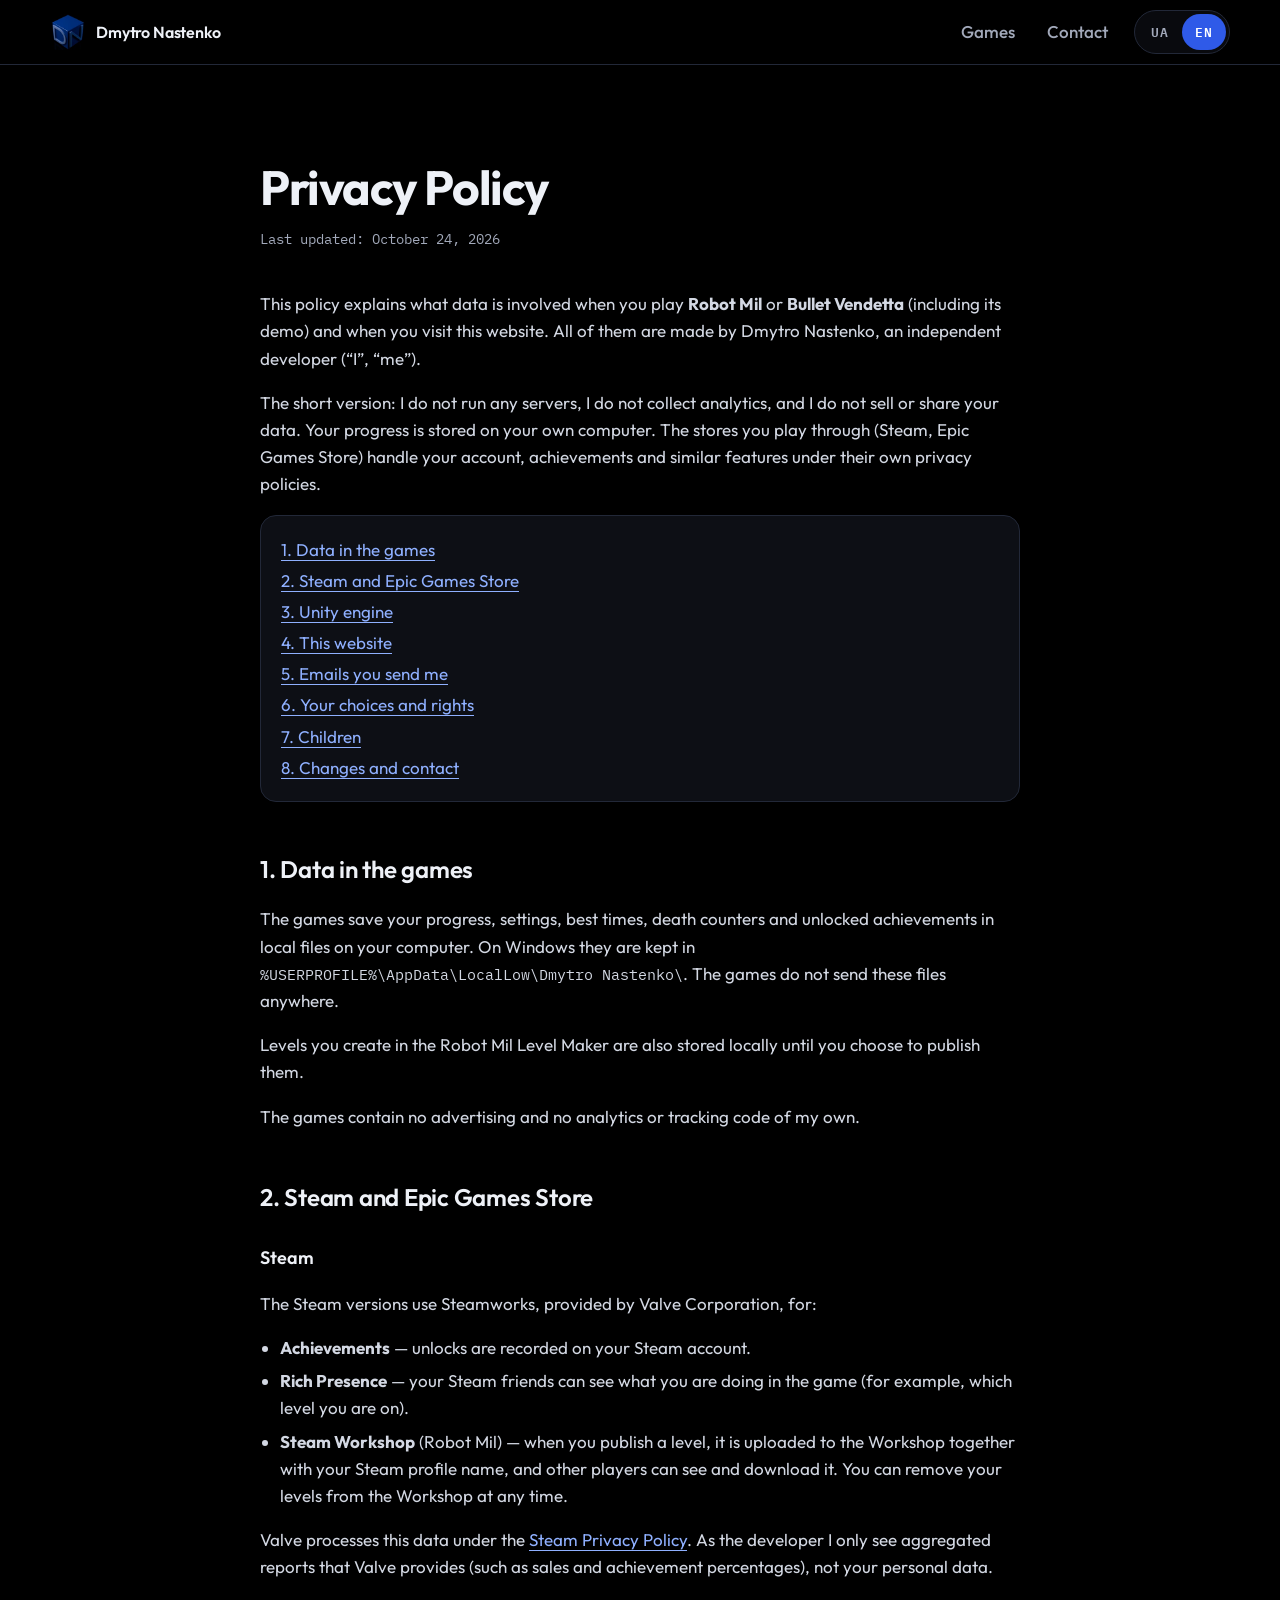
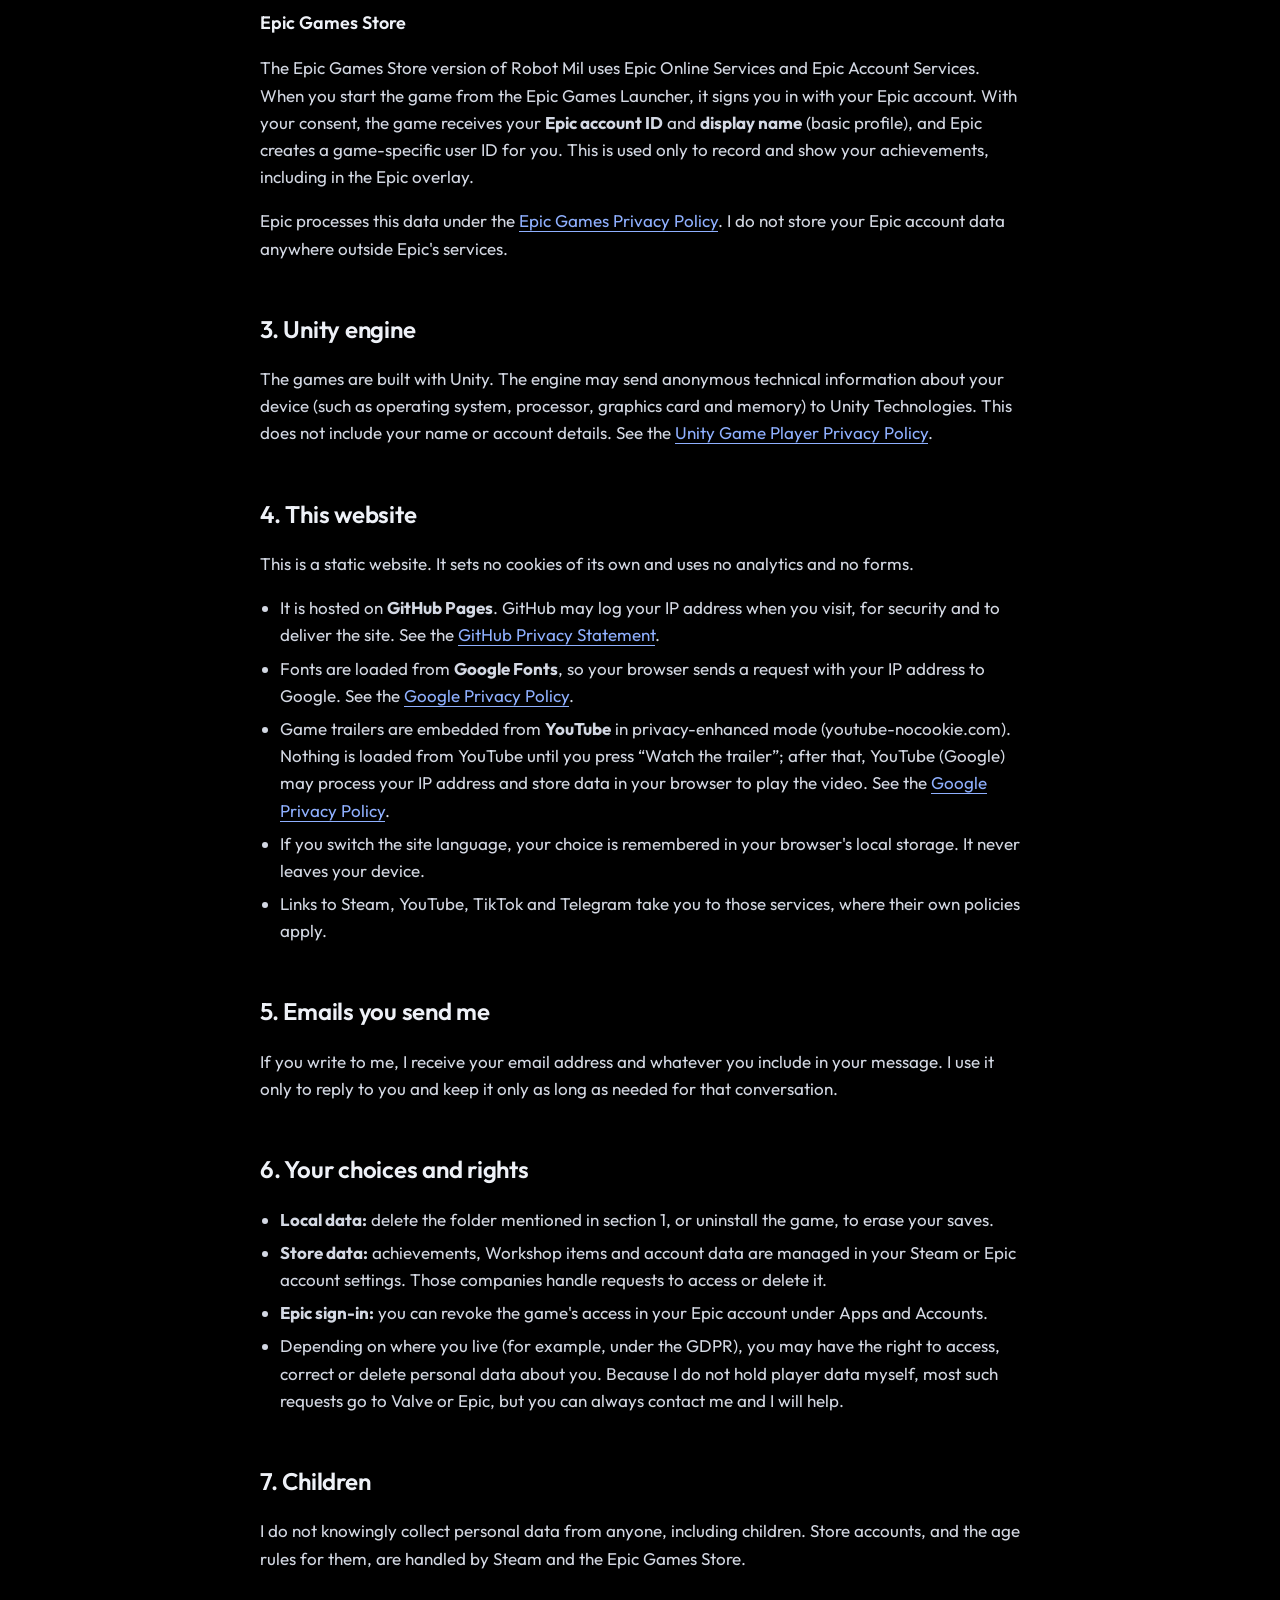
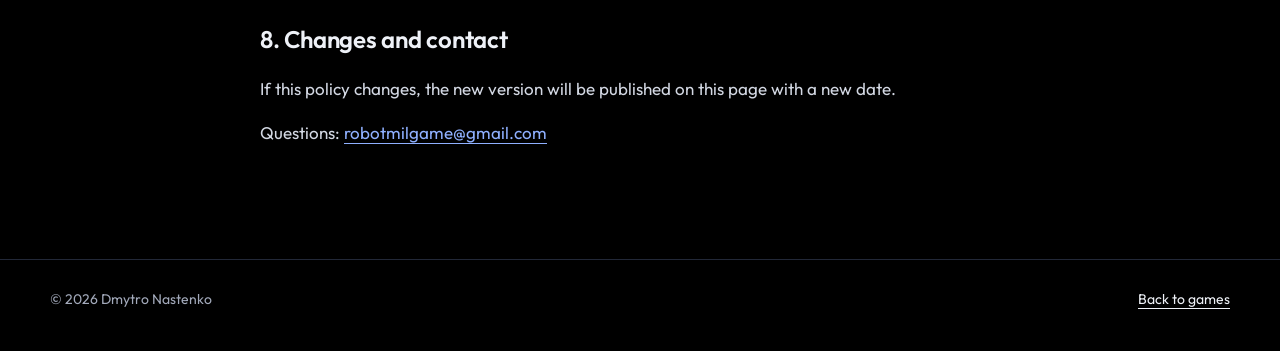
<file: privacy.html>
<!doctype html>
<html lang="en">
<head>
  <meta charset="utf-8">
  <meta name="viewport" content="width=device-width, initial-scale=1">
  <title data-i18n="meta.privacyTitle">Privacy Policy — Dmytro Nastenko</title>
  <meta name="description" data-i18n-attr="content:meta.privacyDescription" content="Privacy policy for the games Robot Mil and Bullet Vendetta and for this website.">
  <meta name="theme-color" content="#000000">
  <link rel="icon" href="assets/img/favicon.ico" sizes="any">
  <link rel="icon" href="assets/img/favicon-32.png" type="image/png" sizes="32x32">
  <link rel="apple-touch-icon" href="assets/img/apple-touch-icon.png">
  <link rel="preconnect" href="https://fonts.googleapis.com">
  <link rel="preconnect" href="https://fonts.gstatic.com" crossorigin>
  <link rel="stylesheet" href="https://fonts.googleapis.com/css2?family=IBM+Plex+Mono:wght@400;500&family=Manrope:wght@400;500;600;700&family=Outfit:wght@400;500;600;700&display=swap">
  <link rel="stylesheet" href="assets/css/site.css?v=4cdfe300">
  <script>
    document.documentElement.classList.add("js");
    (function () {
      var lang = null;
      try { lang = localStorage.getItem("lang"); } catch (e) {}
      if (lang !== "uk" && lang !== "en") {
        var prefs = navigator.languages || [navigator.language || ""];
        lang = prefs.some(function (l) { return /^uk\b/i.test(l); }) ? "uk" : "en";
      }
      document.documentElement.lang = lang;
      if (lang !== "en") {
        document.documentElement.classList.add("i18n-pending");
        setTimeout(function () { document.documentElement.classList.remove("i18n-pending"); }, 1500);
      }
    })();
  </script>
  <script src="assets/js/i18n.js?v=7f7d8184" defer></script>
</head>
<body>
  <a class="skip" href="#main" data-i18n="skip">Skip to content</a>

  <header class="top top--static">
    <div class="wrap">
      <a class="wordmark" href="./" data-i18n-attr="aria-label:nav.home" aria-label="Dmytro Nastenko, home">
        <img src="assets/img/logo.webp" width="36" height="36" alt="">
        <span data-i18n="name">Dmytro Nastenko</span>
      </a>
      <div class="top__right">
        <nav data-i18n-attr="aria-label:nav.label" aria-label="Main">
          <ul class="nav">
            <li><a href="./#robot-mil" data-i18n="nav.games">Games</a></li>
            <li><a href="./#contact" data-i18n="nav.contact">Contact</a></li>
          </ul>
        </nav>
        <div class="lang" role="group" data-i18n-attr="aria-label:lang.label" aria-label="Language">
          <button type="button" data-lang="uk" lang="uk" aria-pressed="false">UA</button>
          <button type="button" data-lang="en" lang="en" aria-pressed="true">EN</button>
        </div>
      </div>
    </div>
  </header>

  <main id="main" class="legal">
    <!-- English -->
    <article class="wrap" data-lang-block="en" lang="en">
      <h1>Privacy Policy</h1>
      <p class="updated">Last updated: October 24, 2026</p>

      <p>This policy explains what data is involved when you play <strong>Robot Mil</strong> or <strong>Bullet Vendetta</strong> (including its demo) and when you visit this website. All of them are made by Dmytro Nastenko, an independent developer (“I”, “me”).</p>
      <p>The short version: I do not run any servers, I do not collect analytics, and I do not sell or share your data. Your progress is stored on your own computer. The stores you play through (Steam, Epic Games Store) handle your account, achievements and similar features under their own privacy policies.</p>

      <nav aria-label="On this page">
        <ul class="toc">
          <li><a href="#games">1. Data in the games</a></li>
          <li><a href="#stores">2. Steam and Epic Games Store</a></li>
          <li><a href="#engine">3. Unity engine</a></li>
          <li><a href="#website">4. This website</a></li>
          <li><a href="#contact-me">5. Emails you send me</a></li>
          <li><a href="#rights">6. Your choices and rights</a></li>
          <li><a href="#children">7. Children</a></li>
          <li><a href="#changes">8. Changes and contact</a></li>
        </ul>
      </nav>

      <h2 id="games">1. Data in the games</h2>
      <p>The games save your progress, settings, best times, death counters and unlocked achievements in local files on your computer. On Windows they are kept in <code>%USERPROFILE%\AppData\LocalLow\Dmytro Nastenko\</code>. The games do not send these files anywhere.</p>
      <p>Levels you create in the Robot Mil Level Maker are also stored locally until you choose to publish them.</p>
      <p>The games contain no advertising and no analytics or tracking code of my own.</p>

      <h2 id="stores">2. Steam and Epic Games Store</h2>

      <h3>Steam</h3>
      <p>The Steam versions use Steamworks, provided by Valve Corporation, for:</p>
      <ul>
        <li><strong>Achievements</strong> — unlocks are recorded on your Steam account.</li>
        <li><strong>Rich Presence</strong> — your Steam friends can see what you are doing in the game (for example, which level you are on).</li>
        <li><strong>Steam Workshop</strong> (Robot Mil) — when you publish a level, it is uploaded to the Workshop together with your Steam profile name, and other players can see and download it. You can remove your levels from the Workshop at any time.</li>
      </ul>
      <p>Valve processes this data under the <a href="https://store.steampowered.com/privacy_agreement/" rel="noopener">Steam Privacy Policy</a>. As the developer I only see aggregated reports that Valve provides (such as sales and achievement percentages), not your personal data.</p>

      <h3>Epic Games Store</h3>
      <p>The Epic Games Store version of Robot Mil uses Epic Online Services and Epic Account Services. When you start the game from the Epic Games Launcher, it signs you in with your Epic account. With your consent, the game receives your <strong>Epic account ID</strong> and <strong>display name</strong> (basic profile), and Epic creates a game-specific user ID for you. This is used only to record and show your achievements, including in the Epic overlay.</p>
      <p>Epic processes this data under the <a href="https://www.epicgames.com/site/privacypolicy" rel="noopener">Epic Games Privacy Policy</a>. I do not store your Epic account data anywhere outside Epic's services.</p>

      <h2 id="engine">3. Unity engine</h2>
      <p>The games are built with Unity. The engine may send anonymous technical information about your device (such as operating system, processor, graphics card and memory) to Unity Technologies. This does not include your name or account details. See the <a href="https://unity.com/legal/game-player-and-app-user-privacy-policy" rel="noopener">Unity Game Player Privacy Policy</a>.</p>

      <h2 id="website">4. This website</h2>
      <p>This is a static website. It sets no cookies of its own and uses no analytics and no forms.</p>
      <ul>
        <li>It is hosted on <strong>GitHub Pages</strong>. GitHub may log your IP address when you visit, for security and to deliver the site. See the <a href="https://docs.github.com/en/site-policy/privacy-policies/github-general-privacy-statement" rel="noopener">GitHub Privacy Statement</a>.</li>
        <li>Fonts are loaded from <strong>Google Fonts</strong>, so your browser sends a request with your IP address to Google. See the <a href="https://policies.google.com/privacy" rel="noopener">Google Privacy Policy</a>.</li>
        <li>Game trailers are embedded from <strong>YouTube</strong> in privacy-enhanced mode (youtube-nocookie.com). Nothing is loaded from YouTube until you press “Watch the trailer”; after that, YouTube (Google) may process your IP address and store data in your browser to play the video. See the <a href="https://policies.google.com/privacy" rel="noopener">Google Privacy Policy</a>.</li>
        <li>If you switch the site language, your choice is remembered in your browser's local storage. It never leaves your device.</li>
        <li>Links to Steam, YouTube, TikTok and Telegram take you to those services, where their own policies apply.</li>
      </ul>

      <h2 id="contact-me">5. Emails you send me</h2>
      <p>If you write to me, I receive your email address and whatever you include in your message. I use it only to reply to you and keep it only as long as needed for that conversation.</p>

      <h2 id="rights">6. Your choices and rights</h2>
      <ul>
        <li><strong>Local data:</strong> delete the folder mentioned in section 1, or uninstall the game, to erase your saves.</li>
        <li><strong>Store data:</strong> achievements, Workshop items and account data are managed in your Steam or Epic account settings. Those companies handle requests to access or delete it.</li>
        <li><strong>Epic sign-in:</strong> you can revoke the game's access in your Epic account under Apps and Accounts.</li>
        <li>Depending on where you live (for example, under the GDPR), you may have the right to access, correct or delete personal data about you. Because I do not hold player data myself, most such requests go to Valve or Epic, but you can always contact me and I will help.</li>
      </ul>

      <h2 id="children">7. Children</h2>
      <p>I do not knowingly collect personal data from anyone, including children. Store accounts, and the age rules for them, are handled by Steam and the Epic Games Store.</p>

      <h2 id="changes">8. Changes and contact</h2>
      <p>If this policy changes, the new version will be published on this page with a new date.</p>
      <p>Questions: <a href="mailto:robotmilgame@gmail.com">robotmilgame@gmail.com</a></p>
    </article>

    <!-- Українська -->
    <article class="wrap" data-lang-block="uk" lang="uk">
      <h1>Політика конфіденційності</h1>
      <p class="updated">Оновлено: 24 жовтня 2026 року</p>

      <p>Ця політика пояснює, які дані задіяні, коли ви граєте в <strong>Robot Mil</strong> чи <strong>Bullet Vendetta</strong> (зокрема в її демоверсію) і коли відвідуєте цей сайт. Усе це створює Дмитро Настенко, незалежний розробник («я»).</p>
      <p>Коротко: я не маю власних серверів, не збираю аналітику і не продаю та не передаю ваші дані. Ваш прогрес зберігається на вашому комп'ютері. Магазини, через які ви граєте (Steam, Epic Games Store), обробляють ваш акаунт, досягнення та подібні функції згідно з власними політиками конфіденційності.</p>

      <nav aria-label="На цій сторінці">
        <ul class="toc">
          <li><a href="#games-uk">1. Дані в іграх</a></li>
          <li><a href="#stores-uk">2. Steam та Epic Games Store</a></li>
          <li><a href="#engine-uk">3. Рушій Unity</a></li>
          <li><a href="#website-uk">4. Цей сайт</a></li>
          <li><a href="#contact-me-uk">5. Листи, які ви мені надсилаєте</a></li>
          <li><a href="#rights-uk">6. Ваш вибір і права</a></li>
          <li><a href="#children-uk">7. Діти</a></li>
          <li><a href="#changes-uk">8. Зміни та контакти</a></li>
        </ul>
      </nav>

      <h2 id="games-uk">1. Дані в іграх</h2>
      <p>Ігри зберігають ваш прогрес, налаштування, найкращий час, лічильники смертей і відкриті досягнення в локальних файлах на вашому комп'ютері. У Windows вони лежать у <code>%USERPROFILE%\AppData\LocalLow\Dmytro Nastenko\</code>. Ігри нікуди не надсилають ці файли.</p>
      <p>Рівні, які ви створюєте в редакторі рівнів Robot Mil, також зберігаються локально, доки ви самі не вирішите їх опублікувати.</p>
      <p>В іграх немає реклами і немає власного коду аналітики чи стеження.</p>

      <h2 id="stores-uk">2. Steam та Epic Games Store</h2>

      <h3>Steam</h3>
      <p>Версії для Steam використовують Steamworks від Valve Corporation для:</p>
      <ul>
        <li><strong>Досягнень</strong> — відкриті досягнення записуються у ваш акаунт Steam.</li>
        <li><strong>Rich Presence</strong> — ваші друзі в Steam бачать, що ви робите в грі (наприклад, на якому ви рівні).</li>
        <li><strong>Steam Workshop</strong> (Robot Mil) — коли ви публікуєте рівень, він завантажується в Workshop разом з іменем вашого профілю Steam, і інші гравці можуть його бачити та завантажувати. Ви можете будь-коли прибрати свої рівні з Workshop.</li>
      </ul>
      <p>Valve обробляє ці дані згідно з <a href="https://store.steampowered.com/privacy_agreement/" rel="noopener">Політикою конфіденційності Steam</a>. Як розробник я бачу лише узагальнені звіти, які надає Valve (наприклад, продажі та відсотки отримання досягнень), а не ваші персональні дані.</p>

      <h3>Epic Games Store</h3>
      <p>Версія Robot Mil для Epic Games Store використовує Epic Online Services та Epic Account Services. Коли ви запускаєте гру з Epic Games Launcher, вона входить у ваш акаунт Epic. За вашою згодою гра отримує ваш <strong>ID акаунта Epic</strong> та <strong>відображуване ім'я</strong> (базовий профіль), а Epic створює для вас окремий ідентифікатор користувача гри. Це використовується лише для запису й показу ваших досягнень, зокрема в оверлеї Epic.</p>
      <p>Epic обробляє ці дані згідно з <a href="https://www.epicgames.com/site/privacypolicy" rel="noopener">Політикою конфіденційності Epic Games</a>. Я ніде не зберігаю дані вашого акаунта Epic поза сервісами Epic.</p>

      <h2 id="engine-uk">3. Рушій Unity</h2>
      <p>Ігри створені на Unity. Рушій може надсилати Unity Technologies анонімну технічну інформацію про ваш пристрій (наприклад, операційну систему, процесор, відеокарту та обсяг пам'яті). Вона не містить вашого імені чи даних акаунта. Докладніше — у <a href="https://unity.com/legal/game-player-and-app-user-privacy-policy" rel="noopener">Політиці конфіденційності Unity для гравців</a>.</p>

      <h2 id="website-uk">4. Цей сайт</h2>
      <p>Це статичний сайт. Він не встановлює власних cookie, не використовує аналітику і не має форм.</p>
      <ul>
        <li>Сайт розміщено на <strong>GitHub Pages</strong>. GitHub може записувати вашу IP-адресу під час відвідування — для безпеки та доставки сайту. Див. <a href="https://docs.github.com/en/site-policy/privacy-policies/github-general-privacy-statement" rel="noopener">Заяву про конфіденційність GitHub</a>.</li>
        <li>Шрифти завантажуються з <strong>Google Fonts</strong>, тож ваш браузер надсилає Google запит із вашою IP-адресою. Див. <a href="https://policies.google.com/privacy" rel="noopener">Політику конфіденційності Google</a>.</li>
        <li>Трейлери ігор вбудовано з <strong>YouTube</strong> у режимі підвищеної конфіденційності (youtube-nocookie.com). З YouTube нічого не завантажується, доки ви не натиснете «Дивитися трейлер»; після цього YouTube (Google) може обробляти вашу IP-адресу та зберігати дані у вашому браузері для відтворення відео. Див. <a href="https://policies.google.com/privacy" rel="noopener">Політику конфіденційності Google</a>.</li>
        <li>Якщо ви перемикаєте мову сайту, ваш вибір запам'ятовується в локальному сховищі браузера. Він нікуди не передається.</li>
        <li>Посилання на Steam, YouTube, TikTok і Telegram ведуть на ці сервіси, де діють їхні власні політики.</li>
      </ul>

      <h2 id="contact-me-uk">5. Листи, які ви мені надсилаєте</h2>
      <p>Якщо ви мені пишете, я отримую вашу адресу електронної пошти та все, що ви вкажете в листі. Я використовую це лише для відповіді вам і зберігаю лише стільки, скільки потрібно для цього листування.</p>

      <h2 id="rights-uk">6. Ваш вибір і права</h2>
      <ul>
        <li><strong>Локальні дані:</strong> щоб стерти збереження, видаліть теку, вказану в розділі 1, або видаліть гру.</li>
        <li><strong>Дані магазинів:</strong> досягнення, предмети Workshop і дані акаунта керуються в налаштуваннях вашого акаунта Steam чи Epic. Запити на доступ до них чи їх видалення обробляють ці компанії.</li>
        <li><strong>Вхід через Epic:</strong> ви можете відкликати доступ гри у своєму акаунті Epic у розділі «Програми та облікові записи» (Apps and Accounts).</li>
        <li>Залежно від того, де ви живете (наприклад, згідно з GDPR), ви можете мати право на доступ до своїх персональних даних, їх виправлення чи видалення. Оскільки я сам не зберігаю даних гравців, більшість таких запитів стосуються Valve чи Epic, але ви завжди можете звернутися до мене, і я допоможу.</li>
      </ul>

      <h2 id="children-uk">7. Діти</h2>
      <p>Я свідомо не збираю персональних даних ні від кого, зокрема від дітей. Акаунтами в магазинах і віковими правилами для них опікуються Steam та Epic Games Store.</p>

      <h2 id="changes-uk">8. Зміни та контакти</h2>
      <p>Якщо ця політика зміниться, нову версію буде опубліковано на цій сторінці з новою датою.</p>
      <p>Питання: <a href="mailto:robotmilgame@gmail.com">robotmilgame@gmail.com</a></p>
    </article>
  </main>

  <footer class="foot">
    <div class="wrap">
      <span>© 2026 <span data-i18n="name">Dmytro Nastenko</span></span>
      <a href="./" data-i18n="foot.back">Back to games</a>
    </div>
  </footer>
</body>
</html>
</file>
<file: assets/css/site.css>
:root {
  --bg: #000;
  --surface: #0d0f15;
  --surface-2: #141824;
  --line: #222838;
  --text: #eef1f7;
  --muted: #a2a9ba;
  --focus: #8fb0ff;

  /* Studio blue, taken from the DN cube */
  --brand: #2f5ae8;
  --brand-deep: #002e7d;
  --brand-soft: #8fb0ff;

  --rm: #3f51e8;
  --rm-soft: #8f9bff;
  --bv: #d8331f;
  --bv-soft: #f2a23a;

  /* Outfit has no Cyrillic; Manrope takes over for Ukrainian text. */
  --display: "Outfit", "Manrope", system-ui, -apple-system, "Segoe UI", sans-serif;
  --sans: "Outfit", "Manrope", system-ui, -apple-system, "Segoe UI", sans-serif;
  --mono: "IBM Plex Mono", ui-monospace, "Cascadia Mono", monospace;

  --radius: 16px;
  --radius-sm: 10px;
  --wrap: 1180px;
  --gutter: clamp(16px, 4vw, 40px);
  --ease: cubic-bezier(0.2, 0.7, 0.2, 1);
}

*,
*::before,
*::after {
  box-sizing: border-box;
}

body {
  margin: 0;
  background: var(--bg);
  color: var(--text);
  font: 400 1.0625rem/1.6 var(--sans);
  -webkit-font-smoothing: antialiased;
}

img {
  display: block;
  max-width: 100%;
  height: auto;
}

a {
  color: inherit;
}

:focus-visible {
  outline: 3px solid var(--focus);
  outline-offset: 3px;
  border-radius: 4px;
}

.wrap {
  width: min(100% - 2 * var(--gutter), var(--wrap));
  margin-inline: auto;
}

.skip {
  position: absolute;
  left: 8px;
  top: -60px;
  z-index: 50;
  padding: 10px 14px;
  border-radius: var(--radius-sm);
  background: var(--focus);
  color: #000;
  font-weight: 600;
  text-decoration: none;
}

.skip:focus {
  top: 8px;
}

/* ---------- Header ---------- */

.top {
  position: fixed;
  inset: 0 0 auto;
  z-index: 20;
  background: rgb(0 0 0 / 0.55);
  backdrop-filter: blur(12px);
  -webkit-backdrop-filter: blur(12px);
  border-bottom: 1px solid rgb(255 255 255 / 0.06);
}

.top--static {
  position: static;
  background: transparent;
  backdrop-filter: none;
  -webkit-backdrop-filter: none;
  border-bottom-color: var(--line);
}

.top .wrap {
  display: flex;
  align-items: center;
  justify-content: space-between;
  gap: 16px;
  min-height: 64px;
}

.wordmark {
  display: inline-flex;
  align-items: center;
  gap: 10px;
  font: 600 1rem/1 var(--display);
  letter-spacing: -0.01em;
  text-decoration: none;
}

.wordmark img {
  width: 36px;
  height: 36px;
  flex: none;
  border-radius: 7px;
}

.top__right {
  display: flex;
  align-items: center;
  gap: 12px;
}

.lang {
  display: inline-flex;
  padding: 3px;
  border: 1px solid var(--line);
  border-radius: 999px;
  background: rgb(13 15 21 / 0.7);
}

.lang button {
  min-width: 44px;
  min-height: 36px;
  padding: 0 10px;
  border: 0;
  border-radius: 999px;
  background: transparent;
  color: var(--muted);
  font: 600 0.8125rem/1 var(--mono);
  letter-spacing: 0.04em;
  cursor: pointer;
  transition: color 0.2s, background-color 0.2s;
}

.lang button:hover {
  color: var(--text);
}

.lang button[aria-pressed="true"] {
  background: var(--brand);
  color: #fff;
}

/* Hide the page for a moment while Ukrainian strings are swapped in (failsafe in the inline script). */
.i18n-pending body {
  visibility: hidden;
}

/* Privacy policy: one article per language. */
html:not([lang="uk"]) [data-lang-block="uk"],
html[lang="uk"] [data-lang-block="en"] {
  display: none;
}

.nav {
  display: flex;
  gap: 4px;
  margin: 0;
  padding: 0;
  list-style: none;
}

.nav a {
  display: inline-flex;
  align-items: center;
  min-height: 44px;
  padding: 0 14px;
  border-radius: 999px;
  font-weight: 500;
  color: var(--muted);
  text-decoration: none;
  transition: color 0.2s, background-color 0.2s;
}

.nav a:hover {
  color: var(--text);
  background: rgb(255 255 255 / 0.06);
}

/* ---------- Scroll intro (DN cube) ---------- */

.intro {
  position: relative;
  height: 280vh;
  background: #000;
}

.intro__stage {
  position: sticky;
  top: 0;
  height: 100vh;
  height: 100svh;
  overflow: hidden;
}

.intro__canvas {
  position: absolute;
  inset: 0;
  width: 100%;
  height: 100%;
}

.intro__copy {
  position: absolute;
  inset: auto 0 0;
  padding-bottom: clamp(28px, 6vh, 64px);
  background: linear-gradient(to top, #000 35%, rgb(0 0 0 / 0));
  padding-top: 96px;
}

.eyebrow {
  margin: 0 0 12px;
  font: 500 0.8125rem/1.5 var(--mono);
  letter-spacing: 0.04em;
  text-transform: uppercase;
  color: var(--brand-soft);
}

.intro h1 {
  margin: 0;
  font: 700 clamp(2.5rem, 7vw, 5.5rem)/1 var(--display);
  letter-spacing: -0.035em;
}

.intro__more {
  display: grid;
  grid-template-columns: minmax(0, 1.1fr) minmax(0, 1fr);
  gap: 20px 48px;
  align-items: end;
  margin-top: 20px;
}

.intro__more p {
  max-width: 52ch;
  margin: 0;
  font-size: 1.125rem;
  color: var(--muted);
}

.games-index {
  display: grid;
  grid-template-columns: 1fr 1fr;
  gap: 10px;
  margin: 0;
  padding: 0;
  list-style: none;
}

.games-index a {
  display: block;
  height: 100%;
  padding: 14px 16px;
  border: 1px solid var(--line);
  border-radius: var(--radius-sm);
  background: rgb(13 15 21 / 0.8);
  text-decoration: none;
  transition: border-color 0.2s, background-color 0.2s;
}

.games-index a:hover {
  border-color: var(--brand);
  background: var(--surface-2);
}

.games-index strong {
  display: block;
  font-weight: 600;
}

.games-index small {
  display: block;
  font-size: 0.875rem;
  color: var(--muted);
}

.scroll-cue {
  position: absolute;
  left: 50%;
  bottom: 18px;
  display: flex;
  flex-direction: column;
  align-items: center;
  gap: 6px;
  translate: -50% 0;
  font: 500 0.75rem var(--mono);
  letter-spacing: 0.08em;
  text-transform: uppercase;
  color: var(--muted);
  transition: opacity 0.3s;
}

.scroll-cue b {
  font-weight: inherit;
}

.scroll-cue span {
  width: 1px;
  height: 28px;
  background: linear-gradient(var(--brand-soft), transparent);
}

/* Scroll states, set by intro.js. Without JS everything is simply visible. */
.js .intro__copy {
  pointer-events: none;
}

.js .intro__more {
  opacity: 0;
  translate: 0 16px;
  transition: opacity 0.5s var(--ease), translate 0.5s var(--ease);
}

.js .intro.is-revealed .intro__more {
  opacity: 1;
  translate: 0 0;
}

.js .intro.is-revealed .intro__copy {
  pointer-events: auto;
}

.intro.is-scrolled .scroll-cue {
  opacity: 0;
}

.no-js-hide {
  display: none;
}

.js .no-js-hide {
  display: flex;
}

/* ---------- Game sections ---------- */

.game {
  --accent: var(--rm);
  --accent-soft: var(--rm-soft);
  padding: clamp(64px, 9vw, 120px) 0;
  border-top: 1px solid var(--line);
  scroll-margin-top: 64px;
  background:
    radial-gradient(60% 50% at 15% 0%, rgb(63 81 232 / 0.12), transparent 70%),
    var(--bg);
}

.game--bv {
  --accent: var(--bv);
  --accent-soft: var(--bv-soft);
  background:
    radial-gradient(60% 50% at 85% 0%, rgb(216 51 31 / 0.12), transparent 70%),
    var(--bg);
}

.game__grid {
  display: grid;
  grid-template-columns: minmax(0, 1.5fr) minmax(0, 1fr);
  gap: clamp(28px, 4vw, 56px);
  align-items: center;
}

.game--bv .game__grid {
  grid-template-columns: minmax(0, 1fr) minmax(0, 1.5fr);
}

.game--bv .game__media {
  order: 2;
}

.trailer {
  position: relative;
  aspect-ratio: 16 / 9;
  overflow: hidden;
  border: 1px solid var(--line);
  border-radius: var(--radius);
  background: #000;
  box-shadow: 0 30px 80px -30px rgb(0 0 0 / 0.9);
}

.trailer img,
.trailer iframe {
  display: block;
  width: 100%;
  height: 100%;
  border: 0;
  object-fit: cover;
}

.trailer::after {
  content: "";
  position: absolute;
  inset: 0;
  background: linear-gradient(to top, rgb(0 0 0 / 0.55), transparent 55%);
  pointer-events: none;
  transition: opacity 0.2s;
}

.trailer.is-playing::after {
  display: none;
}

.trailer__play {
  position: absolute;
  inset: 0;
  z-index: 1;
  display: flex;
  align-items: flex-end;
  padding: 20px;
  border-radius: inherit;
  color: #0a0b10;
  text-decoration: none;
}

.trailer__pill {
  display: inline-flex;
  align-items: center;
  gap: 10px;
  min-height: 48px;
  padding: 0 20px 0 12px;
  border-radius: 999px;
  background: rgb(255 255 255 / 0.94);
  font-weight: 600;
  box-shadow: 0 10px 30px -10px rgb(0 0 0 / 0.8);
  transition: transform 0.2s var(--ease), background-color 0.2s;
}

.trailer__pill svg {
  width: 28px;
  height: 28px;
  padding: 6px;
  border-radius: 50%;
  background: var(--accent);
  color: #fff;
}

.trailer__play:hover .trailer__pill {
  transform: scale(1.04);
  background: #fff;
}

.trailer__play:focus-visible {
  outline-offset: -4px;
}

.trailer img {
  transition: transform 0.4s var(--ease);
}

.trailer:has(.trailer__play:hover) img {
  transform: scale(1.02);
}

.trailer__note {
  margin: 10px 0 0;
  font-size: 0.8125rem;
  color: var(--muted);
}

.tag {
  display: inline-flex;
  align-items: center;
  gap: 8px;
  margin: 0 0 16px;
  padding: 6px 12px;
  border: 1px solid var(--line);
  border-radius: 999px;
  font: 500 0.8125rem/1.4 var(--mono);
  color: var(--muted);
}

.tag::before {
  content: "";
  width: 8px;
  height: 8px;
  border-radius: 50%;
  background: var(--accent);
}

.game h2 {
  margin: 0;
  font: 700 clamp(2rem, 4.4vw, 3.25rem)/1.05 var(--display);
  letter-spacing: -0.03em;
}

.game__lede {
  margin: 18px 0 0;
  font-size: 1.125rem;
  color: #d3d8e3;
}

.facts {
  display: grid;
  grid-template-columns: max-content 1fr;
  gap: 8px 20px;
  margin: 26px 0 0;
  padding: 20px 0 0;
  border-top: 1px solid var(--line);
  font-size: 0.9375rem;
}

.facts dt {
  font-family: var(--mono);
  font-size: 0.875rem;
  color: var(--muted);
}

.facts dd {
  margin: 0;
}

.actions {
  display: flex;
  flex-wrap: wrap;
  gap: 12px;
  margin: 28px 0 0;
}

.btn {
  display: inline-flex;
  align-items: center;
  gap: 10px;
  min-height: 48px;
  padding: 0 22px;
  border: 1px solid var(--accent);
  border-radius: 999px;
  background: var(--accent);
  color: #fff;
  font-weight: 600;
  text-decoration: none;
  transition: transform 0.2s var(--ease), box-shadow 0.2s var(--ease), background-color 0.2s;
}

.btn:hover {
  transform: translateY(-2px);
  box-shadow: 0 10px 28px -10px var(--accent);
}

.btn:active {
  transform: translateY(0);
}

.btn--ghost {
  border-color: var(--line);
  background: transparent;
  color: var(--text);
}

.btn--ghost:hover {
  border-color: var(--accent);
  box-shadow: none;
}

.btn svg {
  width: 18px;
  height: 18px;
  flex: none;
}

.note {
  margin: 14px 0 0;
  font-size: 0.875rem;
  color: var(--muted);
}

.features {
  display: grid;
  grid-template-columns: repeat(3, minmax(0, 1fr));
  gap: 12px;
  margin: clamp(40px, 6vw, 64px) 0 0;
  padding: 0;
  list-style: none;
}

.features--2 {
  grid-template-columns: repeat(2, minmax(0, 1fr));
}

.features li {
  padding: 22px;
  border: 1px solid var(--line);
  border-radius: var(--radius);
  background: var(--surface);
}

.features h3 {
  display: flex;
  align-items: center;
  gap: 10px;
  margin: 0 0 6px;
  font-size: 1.0625rem;
  font-weight: 600;
}

.features h3::before {
  content: "";
  width: 6px;
  height: 18px;
  flex: none;
  border-radius: 3px;
  background: var(--accent);
}

.features p {
  margin: 0;
  font-size: 0.9375rem;
  color: var(--muted);
}

.shots {
  display: grid;
  grid-template-columns: repeat(4, minmax(0, 1fr));
  gap: 12px;
  margin: 12px 0 0;
  padding: 0;
  list-style: none;
}

.shots--3 {
  grid-template-columns: repeat(3, minmax(0, 1fr));
}

.shots img {
  width: 100%;
  aspect-ratio: 16 / 9;
  object-fit: cover;
  border: 1px solid var(--line);
  border-radius: var(--radius-sm);
}

.shot {
  display: block;
  position: relative;
  overflow: hidden;
  border-radius: var(--radius-sm);
  cursor: zoom-in;
}

.shot img {
  transition: transform 0.3s var(--ease), border-color 0.2s;
}

.shot:hover img {
  transform: scale(1.03);
  border-color: var(--accent);
}

/* ---------- Lightbox ---------- */

html:has(.lightbox[open]) {
  overflow: hidden;
}

.lightbox {
  width: 100%;
  max-width: none;
  height: 100vh;
  height: 100dvh;
  max-height: none;
  margin: 0;
  padding: 0;
  overflow: hidden;
  border: 0;
  background: transparent;
  color: var(--text);
  overscroll-behavior: contain;
}

.lightbox::backdrop {
  background: rgb(0 0 0 / 0.88);
}

.lightbox[open] {
  display: grid;
  place-items: center;
  animation: lightbox-in 0.2s var(--ease);
}

@keyframes lightbox-in {
  from {
    opacity: 0;
  }
}

.lightbox__frame {
  --pad-y: 64px;
  --pad-x: clamp(12px, 7vw, 88px);
  display: grid;
  place-items: center;
  width: 100%;
  height: 100%;
  padding: var(--pad-y) var(--pad-x);
}

.lightbox__img {
  max-width: calc(100vw - 2 * var(--pad-x));
  max-height: calc(100vh - 2 * var(--pad-y));
  max-height: calc(100dvh - 2 * var(--pad-y));
  object-fit: contain;
  border-radius: var(--radius-sm);
  box-shadow: 0 30px 80px -20px rgb(0 0 0 / 0.9);
  touch-action: pan-y;
  user-select: none;
}

.lightbox__btn {
  position: absolute;
  display: grid;
  place-items: center;
  width: 48px;
  height: 48px;
  padding: 0;
  border: 1px solid rgb(255 255 255 / 0.14);
  border-radius: 50%;
  background: rgb(20 24 36 / 0.85);
  color: var(--text);
  cursor: pointer;
  transition: background-color 0.2s, border-color 0.2s;
}

.lightbox__btn:hover {
  border-color: var(--brand-soft);
  background: var(--surface-2);
}

.lightbox__btn svg {
  width: 22px;
  height: 22px;
}

.lightbox__close {
  top: 12px;
  right: 12px;
}

.lightbox__prev,
.lightbox__next {
  top: 50%;
  translate: 0 -50%;
}

.lightbox__prev {
  left: clamp(8px, 2vw, 24px);
}

.lightbox__next {
  right: clamp(8px, 2vw, 24px);
}

.lightbox__btn[hidden] {
  display: none;
}

@media (max-width: 640px) {
  .lightbox__frame {
    --pad-x: 12px;
    --pad-y: 88px;
  }

  .lightbox__prev,
  .lightbox__next {
    top: auto;
    bottom: 20px;
    translate: none;
  }

  .lightbox__prev {
    left: calc(50% - 60px);
  }

  .lightbox__next {
    right: calc(50% - 60px);
  }
}

/* ---------- Contact ---------- */

.contact {
  padding: clamp(64px, 9vw, 120px) 0;
  border-top: 1px solid var(--line);
  scroll-margin-top: 64px;
}

.contact h2 {
  margin: 0;
  font: 700 clamp(1.75rem, 3.6vw, 2.5rem)/1.1 var(--display);
  letter-spacing: -0.03em;
}

.contact__grid {
  display: grid;
  grid-template-columns: minmax(0, 1fr) minmax(0, 1fr);
  gap: 40px;
  margin-top: 32px;
}

.contact p {
  margin: 0 0 12px;
  color: var(--muted);
}

.mail {
  font: 500 clamp(1.125rem, 2.6vw, 1.5rem) var(--mono);
  text-underline-offset: 6px;
  text-decoration-thickness: 1px;
  word-break: break-all;
}

.mail:hover {
  color: var(--brand-soft);
}

.socials {
  display: grid;
  grid-template-columns: minmax(0, 1fr);
  gap: 10px;
  margin: 0;
  padding: 0;
  list-style: none;
}

.socials a {
  display: flex;
  align-items: center;
  gap: 14px;
  min-height: 60px;
  padding: 0 18px;
  border: 1px solid var(--line);
  border-radius: var(--radius-sm);
  background: var(--surface);
  text-decoration: none;
  font-weight: 600;
  transition: border-color 0.2s, background-color 0.2s;
}

.socials a:hover {
  border-color: var(--brand);
  background: var(--surface-2);
}

.socials svg {
  width: 22px;
  height: 22px;
  flex: none;
}

.socials span {
  min-width: 0;
  margin-left: auto;
  font: 400 0.8125rem var(--mono);
  color: var(--muted);
  overflow: hidden;
  text-overflow: ellipsis;
  white-space: nowrap;
}

/* ---------- Footer ---------- */

.foot {
  border-top: 1px solid var(--line);
  padding: 28px 0 40px;
  font-size: 0.875rem;
  color: var(--muted);
}

.foot .wrap {
  display: flex;
  flex-wrap: wrap;
  justify-content: space-between;
  gap: 12px;
}

.foot a {
  color: var(--text);
  text-underline-offset: 4px;
}

/* ---------- Legal page ---------- */

.legal {
  padding: clamp(48px, 8vw, 96px) 0;
}

.legal .wrap {
  max-width: 760px;
}

.legal h1 {
  margin: 0;
  font: 700 clamp(2rem, 5vw, 3rem)/1.1 var(--display);
  letter-spacing: -0.03em;
}

.legal .updated {
  margin: 14px 0 40px;
  font-family: var(--mono);
  font-size: 0.875rem;
  color: var(--muted);
}

.legal h2 {
  margin: 48px 0 12px;
  font-size: 1.5rem;
  font-weight: 600;
  letter-spacing: -0.01em;
}

.legal h3 {
  margin: 28px 0 8px;
  font-size: 1.125rem;
  font-weight: 600;
}

.legal p,
.legal li {
  color: #d3d8e3;
}

.legal ul {
  padding-left: 1.25rem;
}

.legal li + li {
  margin-top: 6px;
}

.legal a {
  color: var(--brand-soft);
  text-underline-offset: 4px;
}

.legal code {
  font-family: var(--mono);
  font-size: 0.9em;
}

.toc {
  margin: 0;
  padding: 20px 24px;
  border: 1px solid var(--line);
  border-radius: var(--radius);
  background: var(--surface);
  list-style: none;
}

.toc li + li {
  margin-top: 4px;
}

/* ---------- Responsive ---------- */

@media (max-width: 900px) {
  .game__grid,
  .game--bv .game__grid,
  .contact__grid,
  .intro__more {
    grid-template-columns: minmax(0, 1fr);
  }

  .game--bv .game__media {
    order: 0;
  }

  .shots {
    grid-template-columns: repeat(2, minmax(0, 1fr));
  }

  .features {
    grid-template-columns: 1fr;
  }
}

@media (max-width: 520px) {
  .wordmark span {
    display: none;
  }

  .top__right {
    gap: 6px;
  }

  .nav a {
    padding: 0 8px;
  }

  .lang button {
    min-width: 40px;
    padding: 0 8px;
  }

  .games-index {
    grid-template-columns: 1fr;
  }

  .intro__more p {
    font-size: 1rem;
  }
}

@media (prefers-reduced-motion: reduce) {
  .intro {
    height: auto;
  }

  .intro__stage {
    position: relative;
  }

  .js .intro__more {
    opacity: 1;
    translate: none;
    transition: none;
  }

  .js .intro__copy {
    pointer-events: auto;
  }

  .scroll-cue {
    display: none;
  }

  .btn,
  .btn:hover,
  .shot:hover img,
  .trailer:has(.trailer__play:hover) img,
  .trailer__play:hover .trailer__pill {
    transition: none;
    transform: none;
  }

  .lightbox[open] {
    animation: none;
  }
}
</file>
